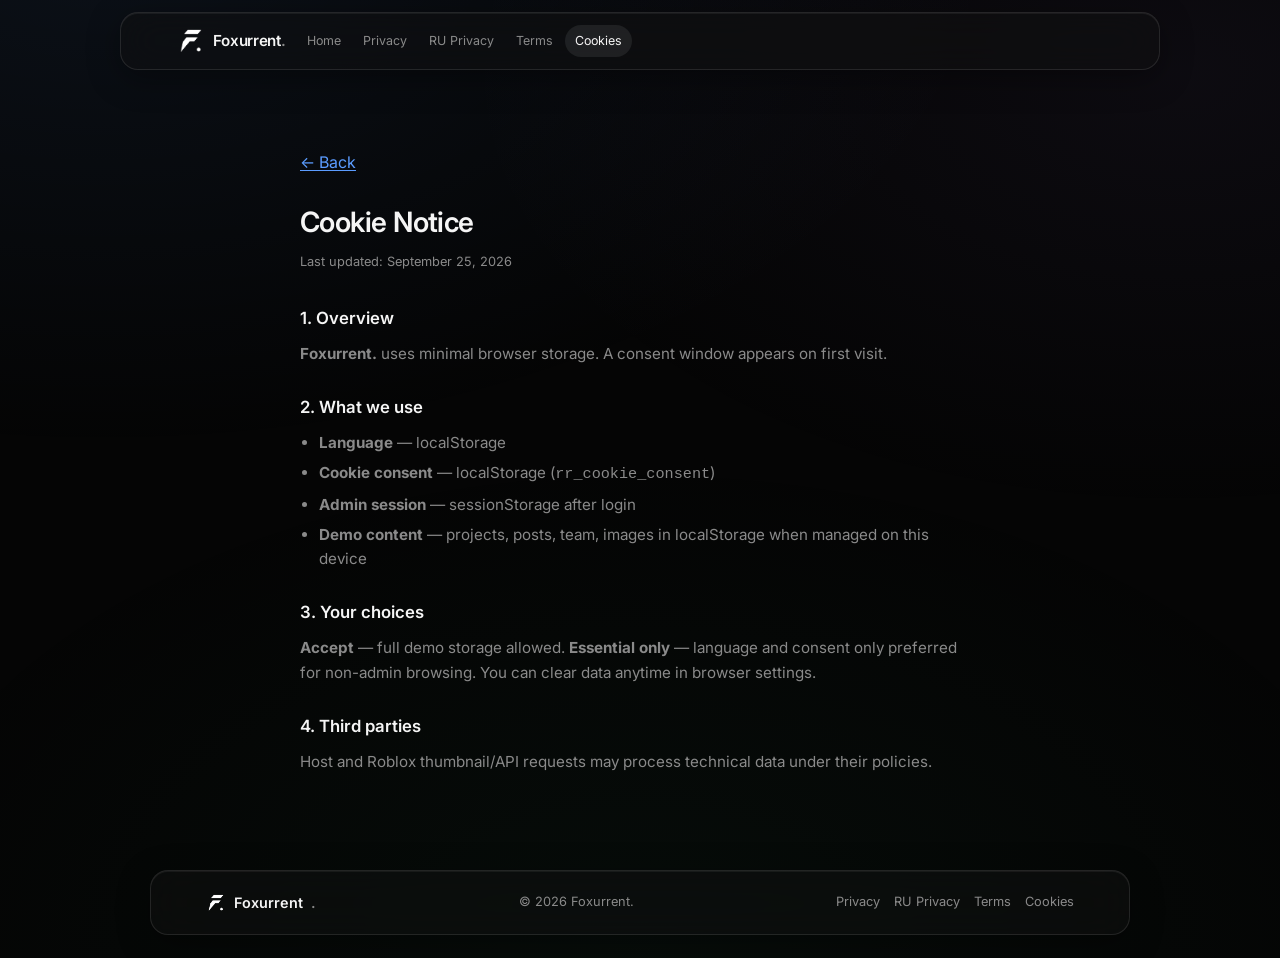
<file: cookies.html>
<!DOCTYPE html>
<html lang="en">
<head>
  <meta charset="UTF-8">
  <meta name="viewport" content="width=device-width, initial-scale=1.0">
  <title>Cookie Notice — Foxurrent.</title>
  <link rel="preconnect" href="https://fonts.googleapis.com">
  <link rel="preconnect" href="https://fonts.gstatic.com" crossorigin>
  <link href="https://fonts.googleapis.com/css2?family=Inter:wght@400;500;600&display=swap" rel="stylesheet">
  <link rel="stylesheet" href="css/style.css">
  <link rel="icon" type="image/png" sizes="32x32" href="assets/favicon-32.png">
</head>
<body>
  <header class="header glass">
    <div class="container header-inner">
      <a href="index.html" class="logo">
        <img src="assets/icon.png" alt="" class="logo-img" width="28" height="28">
        <span class="logo-text">Foxurrent<span class="accent">.</span></span>
      </a>
      <nav class="nav">
      <a href="index.html" class="nav-link">Home</a>
      <a href="privacy.html" class="nav-link">Privacy</a>
      <a href="privacy-ru.html" class="nav-link">RU Privacy</a>
      <a href="terms.html" class="nav-link">Terms</a>
      <a href="cookies.html" class="nav-link active">Cookies</a>
</nav>
    </div>
  </header>
  <main class="container legal-page">
    <div class="legal-nav"><a href="index.html">← Back</a></div>

    <h1>Cookie Notice</h1>
    <p class="legal-updated">Last updated: September 25, 2026</p>
    <h2>1. Overview</h2>
    <p><strong>Foxurrent.</strong> uses minimal browser storage. A consent window appears on first visit.</p>
    <h2>2. What we use</h2>
    <ul>
      <li><strong>Language</strong> — localStorage</li>
      <li><strong>Cookie consent</strong> — localStorage (<code>rr_cookie_consent</code>)</li>
      <li><strong>Admin session</strong> — sessionStorage after login</li>
      <li><strong>Demo content</strong> — projects, posts, team, images in localStorage when managed on this device</li>
    </ul>
    <h2>3. Your choices</h2>
    <p><strong>Accept</strong> — full demo storage allowed. <strong>Essential only</strong> — language and consent only preferred for non-admin browsing. You can clear data anytime in browser settings.</p>
    <h2>4. Third parties</h2>
    <p>Host and Roblox thumbnail/API requests may process technical data under their policies.</p>

  </main>
  <footer class="footer glass">
    <div class="container footer-inner">
      <div class="footer-brand">
        <img src="assets/icon.png" alt="" class="logo-img" width="20" height="20">
        Foxurrent<span class="accent">.</span>
      </div>
      <p class="footer-copy">© 2026 Foxurrent.</p>
      <div class="footer-links">
        <a href="privacy.html">Privacy</a>
        <a href="privacy-ru.html">RU Privacy</a>
        <a href="terms.html">Terms</a>
        <a href="cookies.html">Cookies</a>
      </div>
    </div>
  </footer>
</body>
</html>
</file>
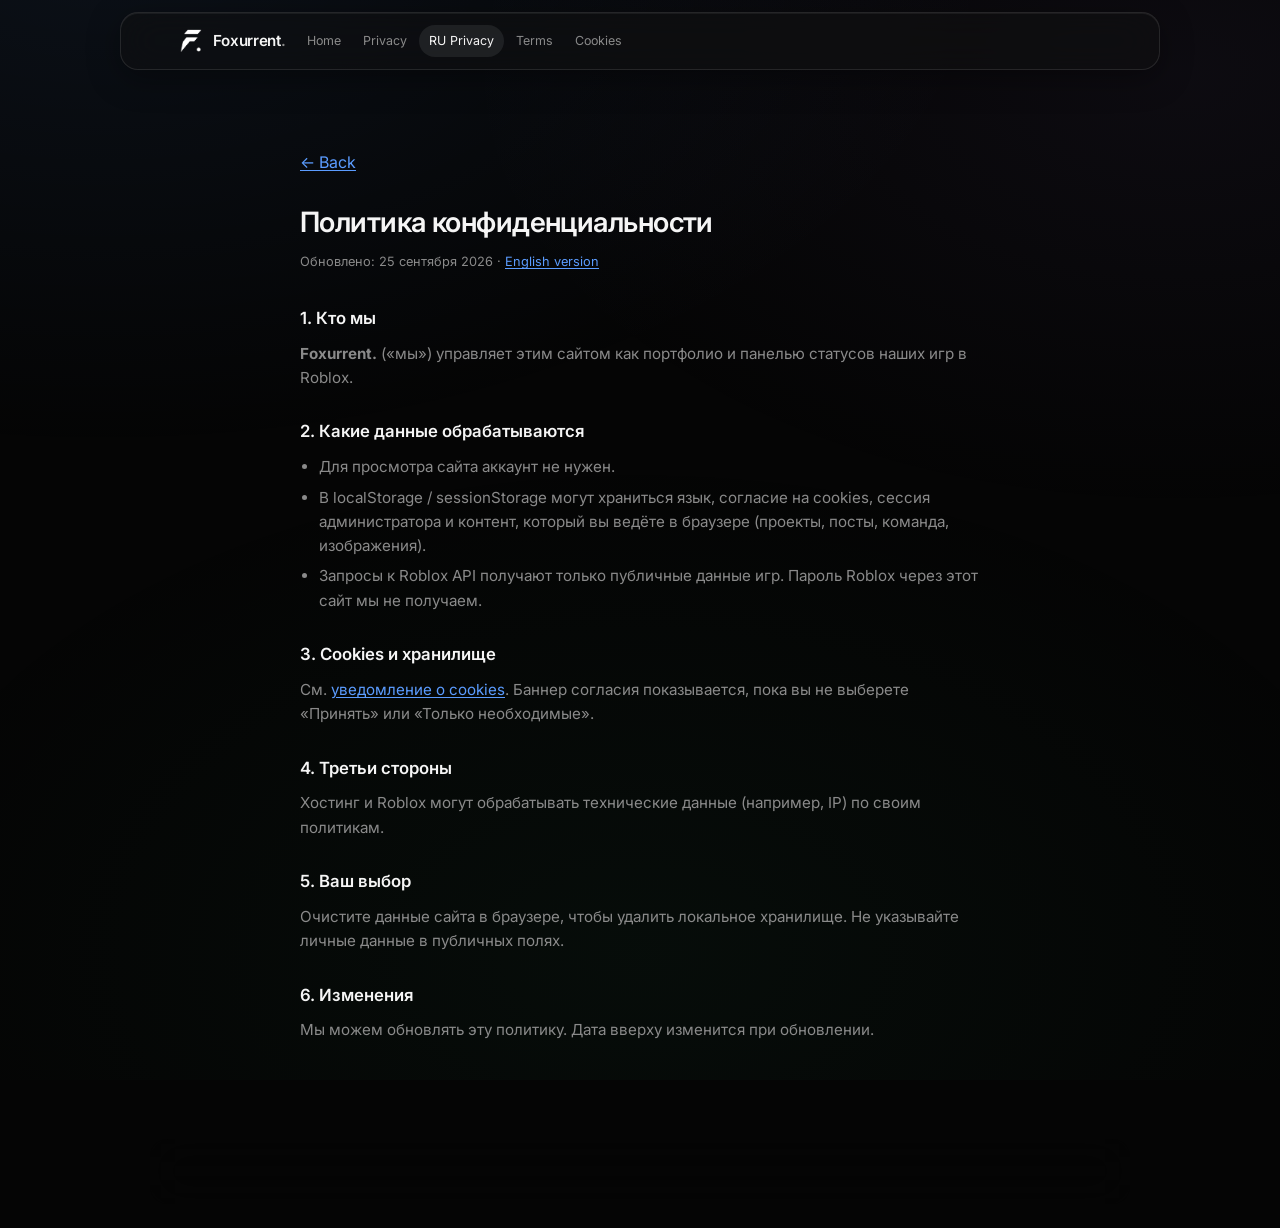
<file: privacy-ru.html>
<!DOCTYPE html>
<html lang="ru">
<head>
  <meta charset="UTF-8">
  <meta name="viewport" content="width=device-width, initial-scale=1.0">
  <title>Политика конфиденциальности — Foxurrent.</title>
  <link rel="preconnect" href="https://fonts.googleapis.com">
  <link rel="preconnect" href="https://fonts.gstatic.com" crossorigin>
  <link href="https://fonts.googleapis.com/css2?family=Inter:wght@400;500;600&display=swap" rel="stylesheet">
  <link rel="stylesheet" href="css/style.css">
  <link rel="icon" type="image/png" sizes="32x32" href="assets/favicon-32.png">
</head>
<body>
  <header class="header glass">
    <div class="container header-inner">
      <a href="index.html" class="logo">
        <img src="assets/icon.png" alt="" class="logo-img" width="28" height="28">
        <span class="logo-text">Foxurrent<span class="accent">.</span></span>
      </a>
      <nav class="nav">
      <a href="index.html" class="nav-link">Home</a>
      <a href="privacy.html" class="nav-link">Privacy</a>
      <a href="privacy-ru.html" class="nav-link active">RU Privacy</a>
      <a href="terms.html" class="nav-link">Terms</a>
      <a href="cookies.html" class="nav-link">Cookies</a>
</nav>
    </div>
  </header>
  <main class="container legal-page">
    <div class="legal-nav"><a href="index.html">← Back</a></div>

    <h1>Политика конфиденциальности</h1>
    <p class="legal-updated">Обновлено: 25 сентября 2026 · <a href="privacy.html">English version</a></p>
    <h2>1. Кто мы</h2>
    <p><strong>Foxurrent.</strong> («мы») управляет этим сайтом как портфолио и панелью статусов наших игр в Roblox.</p>
    <h2>2. Какие данные обрабатываются</h2>
    <ul>
      <li>Для просмотра сайта аккаунт не нужен.</li>
      <li>В localStorage / sessionStorage могут храниться язык, согласие на cookies, сессия администратора и контент, который вы ведёте в браузере (проекты, посты, команда, изображения).</li>
      <li>Запросы к Roblox API получают только публичные данные игр. Пароль Roblox через этот сайт мы не получаем.</li>
    </ul>
    <h2>3. Cookies и хранилище</h2>
    <p>См. <a href="cookies.html">уведомление о cookies</a>. Баннер согласия показывается, пока вы не выберете «Принять» или «Только необходимые».</p>
    <h2>4. Третьи стороны</h2>
    <p>Хостинг и Roblox могут обрабатывать технические данные (например, IP) по своим политикам.</p>
    <h2>5. Ваш выбор</h2>
    <p>Очистите данные сайта в браузере, чтобы удалить локальное хранилище. Не указывайте личные данные в публичных полях.</p>
    <h2>6. Изменения</h2>
    <p>Мы можем обновлять эту политику. Дата вверху изменится при обновлении.</p>

  </main>
  <footer class="footer glass">
    <div class="container footer-inner">
      <div class="footer-brand">
        <img src="assets/icon.png" alt="" class="logo-img" width="20" height="20">
        Foxurrent<span class="accent">.</span>
      </div>
      <p class="footer-copy">© 2026 Foxurrent.</p>
      <div class="footer-links">
        <a href="privacy.html">Privacy</a>
        <a href="privacy-ru.html">RU Privacy</a>
        <a href="terms.html">Terms</a>
        <a href="cookies.html">Cookies</a>
      </div>
    </div>
  </footer>
</body>
</html>
</file>
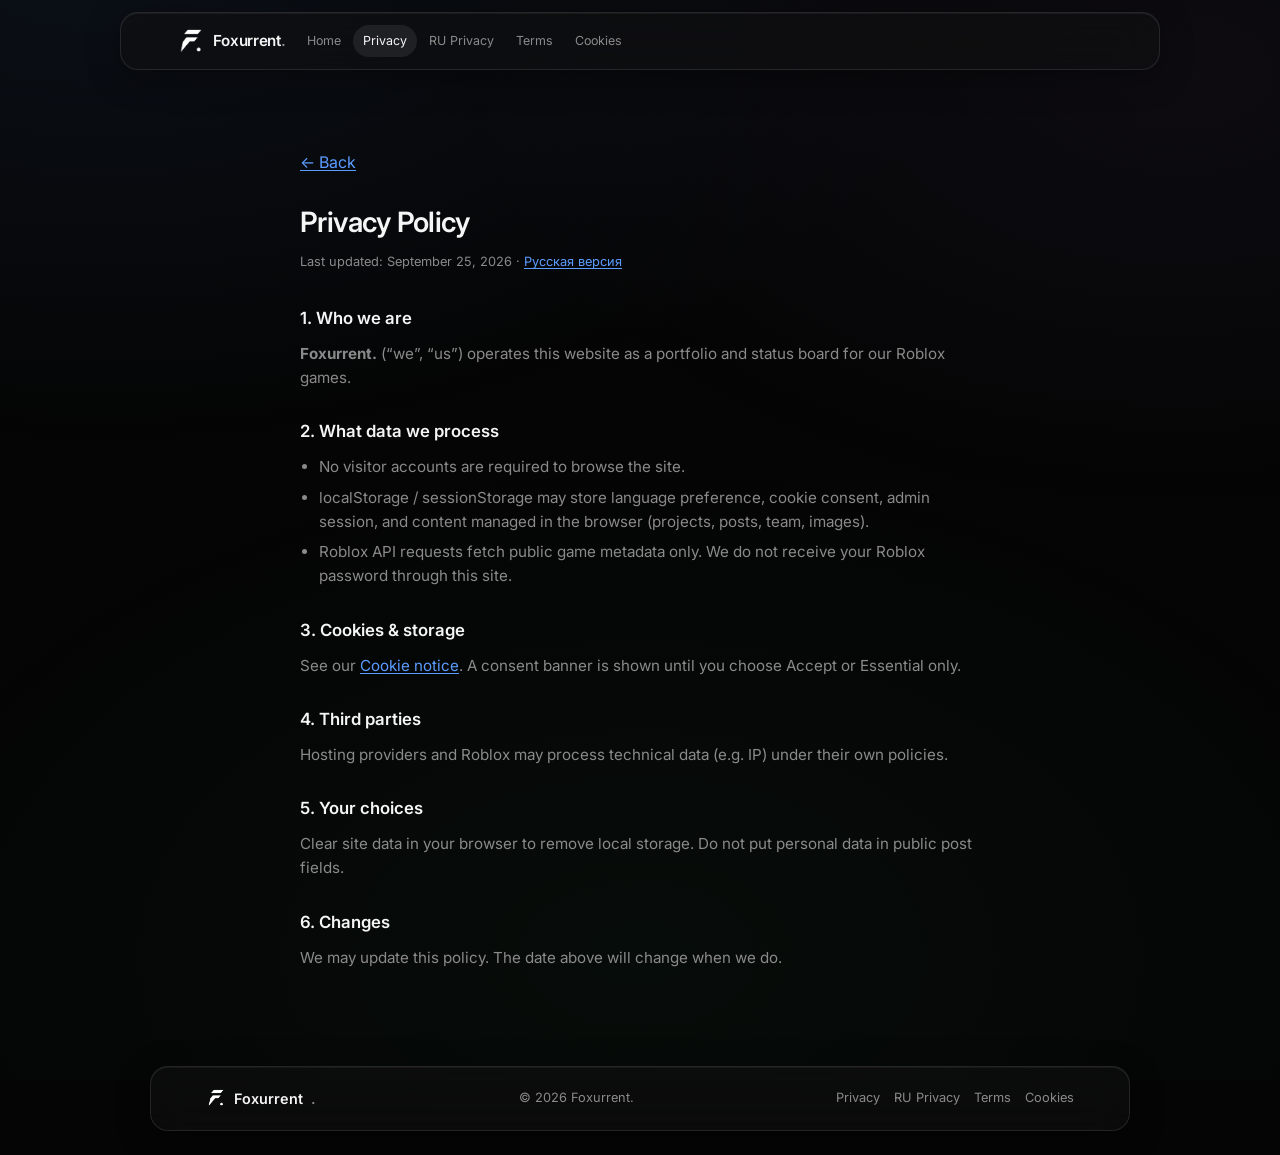
<file: privacy.html>
<!DOCTYPE html>
<html lang="en">
<head>
  <meta charset="UTF-8">
  <meta name="viewport" content="width=device-width, initial-scale=1.0">
  <title>Privacy Policy — Foxurrent.</title>
  <link rel="preconnect" href="https://fonts.googleapis.com">
  <link rel="preconnect" href="https://fonts.gstatic.com" crossorigin>
  <link href="https://fonts.googleapis.com/css2?family=Inter:wght@400;500;600&display=swap" rel="stylesheet">
  <link rel="stylesheet" href="css/style.css">
  <link rel="icon" type="image/png" sizes="32x32" href="assets/favicon-32.png">
</head>
<body>
  <header class="header glass">
    <div class="container header-inner">
      <a href="index.html" class="logo">
        <img src="assets/icon.png" alt="" class="logo-img" width="28" height="28">
        <span class="logo-text">Foxurrent<span class="accent">.</span></span>
      </a>
      <nav class="nav">
      <a href="index.html" class="nav-link">Home</a>
      <a href="privacy.html" class="nav-link active">Privacy</a>
      <a href="privacy-ru.html" class="nav-link">RU Privacy</a>
      <a href="terms.html" class="nav-link">Terms</a>
      <a href="cookies.html" class="nav-link">Cookies</a>
</nav>
    </div>
  </header>
  <main class="container legal-page">
    <div class="legal-nav"><a href="index.html">← Back</a></div>

    <h1>Privacy Policy</h1>
    <p class="legal-updated">Last updated: September 25, 2026 · <a href="privacy-ru.html">Русская версия</a></p>
    <h2>1. Who we are</h2>
    <p><strong>Foxurrent.</strong> (“we”, “us”) operates this website as a portfolio and status board for our Roblox games.</p>
    <h2>2. What data we process</h2>
    <ul>
      <li>No visitor accounts are required to browse the site.</li>
      <li>localStorage / sessionStorage may store language preference, cookie consent, admin session, and content managed in the browser (projects, posts, team, images).</li>
      <li>Roblox API requests fetch public game metadata only. We do not receive your Roblox password through this site.</li>
    </ul>
    <h2>3. Cookies &amp; storage</h2>
    <p>See our <a href="cookies.html">Cookie notice</a>. A consent banner is shown until you choose Accept or Essential only.</p>
    <h2>4. Third parties</h2>
    <p>Hosting providers and Roblox may process technical data (e.g. IP) under their own policies.</p>
    <h2>5. Your choices</h2>
    <p>Clear site data in your browser to remove local storage. Do not put personal data in public post fields.</p>
    <h2>6. Changes</h2>
    <p>We may update this policy. The date above will change when we do.</p>

  </main>
  <footer class="footer glass">
    <div class="container footer-inner">
      <div class="footer-brand">
        <img src="assets/icon.png" alt="" class="logo-img" width="20" height="20">
        Foxurrent<span class="accent">.</span>
      </div>
      <p class="footer-copy">© 2026 Foxurrent.</p>
      <div class="footer-links">
        <a href="privacy.html">Privacy</a>
        <a href="privacy-ru.html">RU Privacy</a>
        <a href="terms.html">Terms</a>
        <a href="cookies.html">Cookies</a>
      </div>
    </div>
  </footer>
</body>
</html>
</file>
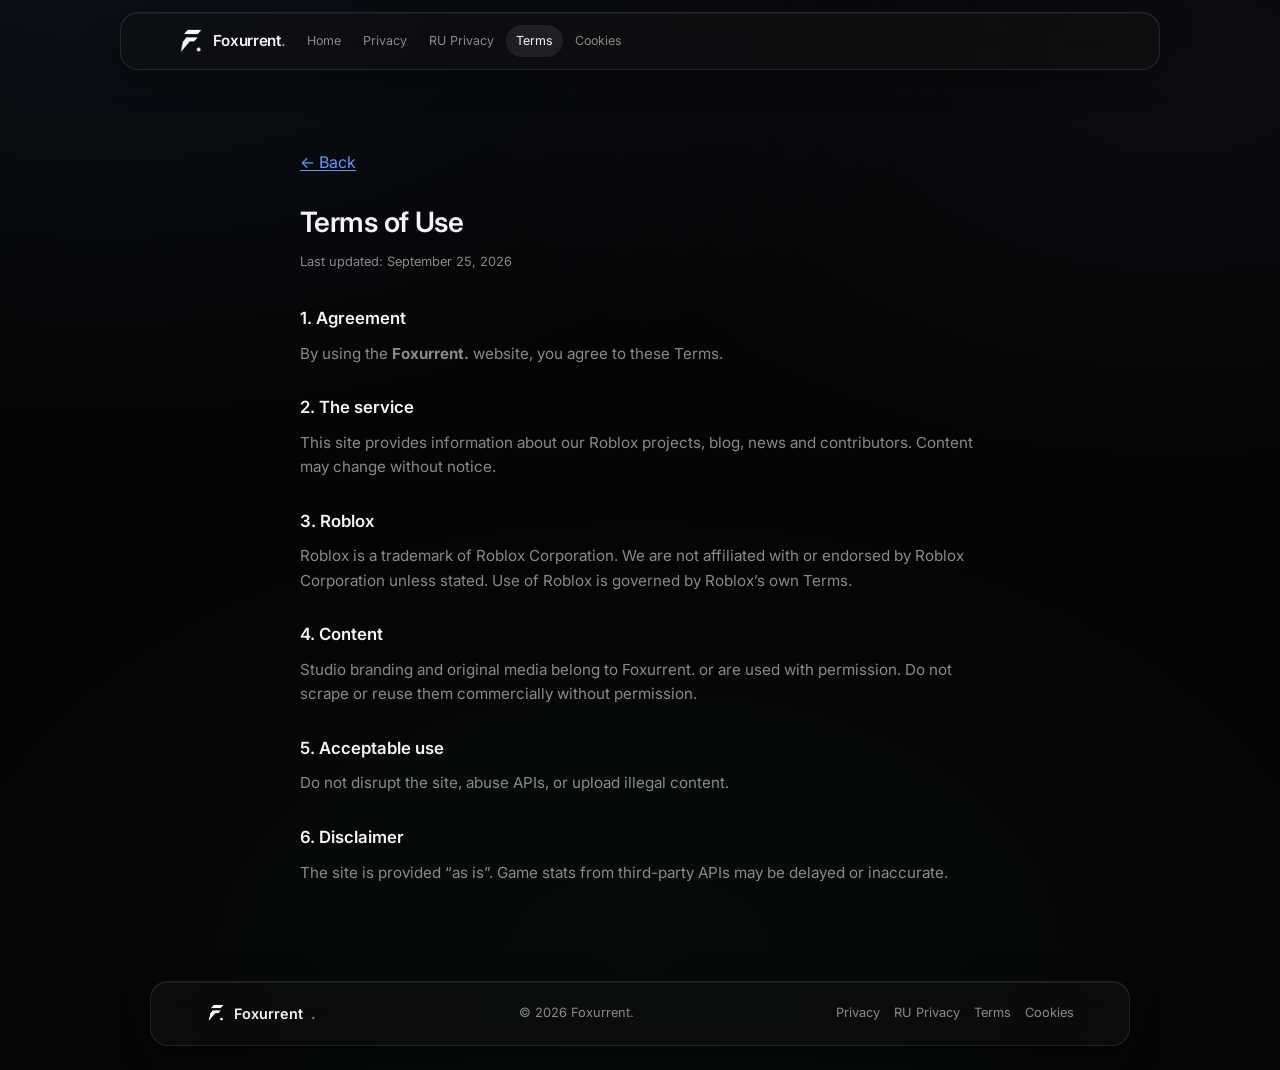
<file: terms.html>
<!DOCTYPE html>
<html lang="en">
<head>
  <meta charset="UTF-8">
  <meta name="viewport" content="width=device-width, initial-scale=1.0">
  <title>Terms of Use — Foxurrent.</title>
  <link rel="preconnect" href="https://fonts.googleapis.com">
  <link rel="preconnect" href="https://fonts.gstatic.com" crossorigin>
  <link href="https://fonts.googleapis.com/css2?family=Inter:wght@400;500;600&display=swap" rel="stylesheet">
  <link rel="stylesheet" href="css/style.css">
  <link rel="icon" type="image/png" sizes="32x32" href="assets/favicon-32.png">
</head>
<body>
  <header class="header glass">
    <div class="container header-inner">
      <a href="index.html" class="logo">
        <img src="assets/icon.png" alt="" class="logo-img" width="28" height="28">
        <span class="logo-text">Foxurrent<span class="accent">.</span></span>
      </a>
      <nav class="nav">
      <a href="index.html" class="nav-link">Home</a>
      <a href="privacy.html" class="nav-link">Privacy</a>
      <a href="privacy-ru.html" class="nav-link">RU Privacy</a>
      <a href="terms.html" class="nav-link active">Terms</a>
      <a href="cookies.html" class="nav-link">Cookies</a>
</nav>
    </div>
  </header>
  <main class="container legal-page">
    <div class="legal-nav"><a href="index.html">← Back</a></div>

    <h1>Terms of Use</h1>
    <p class="legal-updated">Last updated: September 25, 2026</p>
    <h2>1. Agreement</h2>
    <p>By using the <strong>Foxurrent.</strong> website, you agree to these Terms.</p>
    <h2>2. The service</h2>
    <p>This site provides information about our Roblox projects, blog, news and contributors. Content may change without notice.</p>
    <h2>3. Roblox</h2>
    <p>Roblox is a trademark of Roblox Corporation. We are not affiliated with or endorsed by Roblox Corporation unless stated. Use of Roblox is governed by Roblox’s own Terms.</p>
    <h2>4. Content</h2>
    <p>Studio branding and original media belong to Foxurrent. or are used with permission. Do not scrape or reuse them commercially without permission.</p>
    <h2>5. Acceptable use</h2>
    <p>Do not disrupt the site, abuse APIs, or upload illegal content.</p>
    <h2>6. Disclaimer</h2>
    <p>The site is provided “as is”. Game stats from third-party APIs may be delayed or inaccurate.</p>

  </main>
  <footer class="footer glass">
    <div class="container footer-inner">
      <div class="footer-brand">
        <img src="assets/icon.png" alt="" class="logo-img" width="20" height="20">
        Foxurrent<span class="accent">.</span>
      </div>
      <p class="footer-copy">© 2026 Foxurrent.</p>
      <div class="footer-links">
        <a href="privacy.html">Privacy</a>
        <a href="privacy-ru.html">RU Privacy</a>
        <a href="terms.html">Terms</a>
        <a href="cookies.html">Cookies</a>
      </div>
    </div>
  </footer>
</body>
</html>
</file>
<file: css/style.css>
:root {
  --bg: #050505;
  --bg-alt: #0a0a0a;
  --surface: rgba(255, 255, 255, 0.04);
  --surface-solid: #121212;
  --border: rgba(255, 255, 255, 0.1);
  --border-hover: rgba(255, 255, 255, 0.2);
  --text: #f5f5f5;
  --text-muted: #8a8a8a;
  --accent: #fff;
  --link: #5b9cff;
  --link-hover: #8bb4ff;
  --green: #3dd68c;
  --yellow: #e8b339;
  --blue: #5b9fd4;
  --orange: #e07a5f;
  --purple: #9b7edd;
  --muted-badge: #666;
  --radius: 18px;
  --radius-btn: 999px;
  --font: 'Inter', system-ui, -apple-system, sans-serif;
  --transition: 0.25s cubic-bezier(0.4, 0, 0.2, 1);
  --glass-blur: 20px;
}

*, *::before, *::after { box-sizing: border-box; margin: 0; padding: 0; }
html { scroll-behavior: smooth; }
body {
  font-family: var(--font);
  background: var(--bg);
  color: var(--text);
  line-height: 1.6;
  min-height: 100vh;
  -webkit-font-smoothing: antialiased;
  overflow-x: hidden;
}
body::before {
  content: '';
  position: fixed;
  inset: -20%;
  background:
    radial-gradient(ellipse 50% 40% at 20% 10%, rgba(91, 156, 255, 0.08), transparent),
    radial-gradient(ellipse 40% 35% at 80% 20%, rgba(155, 126, 221, 0.06), transparent),
    radial-gradient(ellipse 45% 40% at 50% 90%, rgba(61, 214, 140, 0.04), transparent);
  pointer-events: none;
  z-index: 0;
  animation: bgShift 18s ease-in-out infinite alternate;
}
@keyframes bgShift {
  from { transform: translate(0, 0) scale(1); }
  to { transform: translate(-2%, 3%) scale(1.05); }
}
a { color: inherit; text-decoration: none; }
button, input, select, textarea { font: inherit; color: inherit; border: none; outline: none; background: none; }
ul { list-style: none; }
img { max-width: 100%; display: block; }

.container { width: min(980px, 92%); margin: 0 auto; position: relative; z-index: 1; }
.section { padding: 80px 0; }
.section-alt { border-top: 1px solid var(--border); border-bottom: 1px solid var(--border); }
.section-header { margin-bottom: 40px; }
.section-title {
  font-size: 1.55rem;
  font-weight: 600;
  letter-spacing: -0.03em;
  margin-bottom: 8px;
}
.section-desc { color: var(--text-muted); font-size: 0.95rem; max-width: 480px; }

/* Glass */
.glass, .glass-modal {
  background: rgba(18, 18, 18, 0.55);
  backdrop-filter: blur(var(--glass-blur)) saturate(1.4);
  -webkit-backdrop-filter: blur(var(--glass-blur)) saturate(1.4);
  border: 1px solid var(--border);
  box-shadow:
    0 8px 32px rgba(0, 0, 0, 0.35),
    inset 0 1px 0 rgba(255, 255, 255, 0.06);
}
.glass-modal {
  background: rgba(16, 16, 18, 0.75);
}

/* Header */
.header {
  position: sticky;
  top: 12px;
  z-index: 100;
  margin: 12px auto 0;
  width: min(1040px, 96%);
  border-radius: var(--radius);
}
.header-inner {
  display: flex;
  align-items: center;
  gap: 12px;
  min-height: 56px;
  padding: 8px 14px;
  flex-wrap: nowrap;
}
.logo {
  display: flex;
  align-items: center;
  gap: 8px;
  font-weight: 600;
  font-size: 0.95rem;
  letter-spacing: -0.02em;
  flex-shrink: 0;
  white-space: nowrap;
}
.logo-img { width: 28px; height: 28px; object-fit: contain; transition: transform 0.35s ease; }
.logo:hover .logo-img { transform: rotate(-8deg) scale(1.08); }
.logo .accent { color: var(--text-muted); }
.nav {
  display: flex;
  align-items: center;
  gap: 2px;
  flex: 1;
  min-width: 0;
  flex-wrap: nowrap;
  overflow-x: auto;
  scrollbar-width: none;
  -ms-overflow-style: none;
}
.nav::-webkit-scrollbar { display: none; }
.nav-link {
  padding: 6px 10px;
  border-radius: var(--radius-btn);
  font-size: 0.78rem;
  color: var(--text-muted);
  transition: var(--transition);
  white-space: nowrap;
  flex-shrink: 0;
}
.nav-link:hover, .nav-link.active {
  color: var(--text);
  background: rgba(255, 255, 255, 0.08);
}
.header-actions {
  display: flex;
  align-items: center;
  gap: 6px;
  flex-shrink: 0;
  margin-left: auto;
}
.lang-btn, .panel-btn {
  padding: 6px 12px;
  border-radius: var(--radius-btn);
  border: 1px solid var(--border);
  font-size: 0.75rem;
  font-weight: 500;
  cursor: pointer;
  transition: var(--transition);
  color: var(--text-muted);
  background: transparent;
  display: inline-flex;
  align-items: center;
  justify-content: center;
}
.panel-btn {
  width: 34px;
  height: 34px;
  padding: 0;
  border-radius: 50%;
}
.lang-btn:hover, .panel-btn:hover {
  border-color: var(--border-hover);
  color: var(--text);
  transform: translateY(-1px);
}
.panel-btn {
  color: var(--green);
  border-color: rgba(61, 214, 140, 0.35);
}
.menu-btn {
  display: none;
  flex-direction: column;
  gap: 4px;
  padding: 6px;
  cursor: pointer;
  background: none;
  border: none;
}
.menu-btn span {
  display: block;
  width: 18px;
  height: 1.5px;
  background: var(--text);
  border-radius: 2px;
  transition: var(--transition);
}

/* Buttons */
.btn {
  display: inline-flex;
  align-items: center;
  justify-content: center;
  gap: 6px;
  padding: 10px 20px;
  border-radius: var(--radius-btn);
  font-weight: 500;
  font-size: 0.875rem;
  cursor: pointer;
  transition: var(--transition);
  border: 1px solid transparent;
}
.btn-primary {
  background: #fff;
  color: #0a0a0a;
  box-shadow: 0 4px 20px rgba(255, 255, 255, 0.12);
}
.btn-primary:hover {
  transform: translateY(-2px);
  box-shadow: 0 8px 28px rgba(255, 255, 255, 0.18);
}
.btn-ghost {
  border-color: var(--border);
  color: var(--text-muted);
  background: rgba(255, 255, 255, 0.03);
}
.btn-ghost:hover {
  border-color: var(--border-hover);
  color: var(--text);
  background: rgba(255, 255, 255, 0.06);
  transform: translateY(-1px);
}
.btn-sm { padding: 7px 14px; font-size: 0.8rem; }
.btn-danger {
  border-color: var(--border);
  color: var(--text-muted);
}
.btn-danger:hover {
  border-color: rgba(224, 122, 95, 0.5);
  color: var(--orange);
}

/* Hero */
.hero { padding: 120px 0 90px; }
.hero .container { max-width: 640px; }
.hero-badge {
  display: inline-block;
  font-size: 0.75rem;
  color: var(--text-muted);
  margin-bottom: 16px;
  padding: 4px 12px;
  border-radius: var(--radius-btn);
  border: 1px solid var(--border);
  background: rgba(255, 255, 255, 0.03);
  animation: fadeUp 0.6s ease both;
}
.hero-title {
  font-size: clamp(2.2rem, 6vw, 3.2rem);
  font-weight: 700;
  line-height: 1.15;
  letter-spacing: -0.04em;
  margin-bottom: 16px;
  animation: fadeUp 0.7s ease 0.08s both;
}
.gradient-text { color: var(--text-muted); }
.hero-desc {
  color: var(--text-muted);
  font-size: 1.05rem;
  margin-bottom: 28px;
  max-width: 440px;
  animation: fadeUp 0.7s ease 0.15s both;
}
.hero-cta {
  display: flex;
  gap: 10px;
  flex-wrap: wrap;
  margin-bottom: 40px;
  animation: fadeUp 0.7s ease 0.22s both;
}
.hero-stats {
  display: flex;
  gap: 32px;
  padding-top: 24px;
  border-top: 1px solid var(--border);
  animation: fadeUp 0.7s ease 0.3s both;
}
.stat-num {
  display: block;
  font-size: 1.35rem;
  font-weight: 600;
  letter-spacing: -0.02em;
}
.stat-label { font-size: 0.75rem; color: var(--text-muted); }

/* Animations */
@keyframes fadeUp {
  from { opacity: 0; transform: translateY(18px); }
  to { opacity: 1; transform: translateY(0); }
}
@keyframes cardIn {
  from { opacity: 0; transform: translateY(12px) scale(0.98); }
  to { opacity: 1; transform: translateY(0) scale(1); }
}
.fade-up { animation: fadeUp 0.6s ease both; }
.project-card, .blog-card, .news-card, .team-card {
  animation: cardIn 0.45s ease both;
}

/* Projects */
.add-game-panel {
  border-radius: var(--radius);
  padding: 16px;
  margin-bottom: 32px;
}
.add-game-form { display: flex; gap: 8px; flex-wrap: wrap; }
.add-game-form input, .add-game-form select {
  flex: 1;
  min-width: 160px;
  padding: 10px 14px;
  background: rgba(0, 0, 0, 0.35);
  border: 1px solid var(--border);
  border-radius: var(--radius-btn);
  font-size: 0.875rem;
  transition: var(--transition);
}
.add-game-form input:focus, .add-game-form select:focus {
  border-color: var(--border-hover);
  box-shadow: 0 0 0 3px rgba(255, 255, 255, 0.05);
}
.form-hint { margin-top: 10px; font-size: 0.75rem; color: var(--text-muted); }
.projects-grid {
  display: grid;
  grid-template-columns: repeat(auto-fill, minmax(260px, 1fr));
  gap: 16px;
}
.project-card {
  background: var(--surface);
  border: 1px solid var(--border);
  border-radius: var(--radius);
  overflow: hidden;
  transition: var(--transition);
  display: flex;
  flex-direction: column;
  backdrop-filter: blur(12px);
}
.project-card:hover {
  border-color: var(--border-hover);
  transform: translateY(-4px);
  box-shadow: 0 16px 40px rgba(0, 0, 0, 0.35);
}
.project-thumb {
  position: relative;
  aspect-ratio: 16/9;
  background: var(--bg);
  overflow: hidden;
}
.project-thumb img {
  width: 100%;
  height: 100%;
  object-fit: cover;
  transition: transform 0.5s ease;
}
.project-card:hover .project-thumb img { transform: scale(1.05); }
.project-status {
  position: absolute;
  top: 10px;
  left: 10px;
  padding: 4px 10px;
  border-radius: var(--radius-btn);
  font-size: 0.65rem;
  font-weight: 600;
  letter-spacing: 0.03em;
  text-transform: uppercase;
  background: rgba(0, 0, 0, 0.7);
  backdrop-filter: blur(8px);
  border: 1px solid var(--border);
  color: var(--text-muted);
}
.status-in_dev { color: var(--yellow); }
.status-coming_soon { color: var(--purple); }
.status-online { color: var(--green); }
.status-beta { color: var(--blue); }
.status-maintenance { color: var(--orange); }
.status-offline { color: var(--muted-badge); }
.project-body {
  padding: 14px 16px 16px;
  flex: 1;
  display: flex;
  flex-direction: column;
}
.project-name { font-weight: 600; font-size: 0.95rem; margin-bottom: 4px; }
.project-desc {
  font-size: 0.8rem;
  color: var(--text-muted);
  display: -webkit-box;
  -webkit-line-clamp: 2;
  -webkit-box-orient: vertical;
  overflow: hidden;
  margin-bottom: 12px;
  flex: 1;
}
.project-meta {
  display: flex;
  flex-wrap: wrap;
  gap: 10px;
  font-size: 0.75rem;
  color: var(--text-muted);
  margin-bottom: 12px;
}
.project-actions { display: flex; gap: 6px; flex-wrap: wrap; }
.project-actions .btn { flex: 1; min-width: 0; }

/* Blog & News */
.blog-actions { display: flex; justify-content: flex-end; margin-bottom: 16px; }
.blog-list { display: flex; flex-direction: column; gap: 14px; }
.blog-card, .news-card {
  background: var(--surface);
  border: 1px solid var(--border);
  border-radius: var(--radius);
  padding: 20px 22px;
  transition: var(--transition);
  backdrop-filter: blur(12px);
}
.blog-card:hover, .news-card:hover {
  border-color: var(--border-hover);
  transform: translateY(-2px);
}
.blog-meta, .news-date { font-size: 0.75rem; color: var(--text-muted); margin-bottom: 6px; }
.blog-title, .news-title { font-size: 1.1rem; font-weight: 600; margin-bottom: 8px; letter-spacing: -0.01em; }
.blog-excerpt, .news-body {
  color: var(--text-muted);
  font-size: 0.9rem;
  margin-bottom: 12px;
  white-space: pre-wrap;
  word-break: break-word;
}
.blog-excerpt a, .news-body a, .post-link {
  color: var(--link);
  text-decoration: underline;
  text-underline-offset: 2px;
  transition: color 0.2s;
}
.blog-excerpt a:hover, .news-body a:hover, .post-link:hover { color: var(--link-hover); }
.blog-actions-row { display: flex; gap: 6px; }
.news-grid {
  display: grid;
  grid-template-columns: repeat(auto-fill, minmax(240px, 1fr));
  gap: 14px;
}
.news-card { display: flex; flex-direction: column; }

/* Team — profile cards + departments */
#teamGrid {
  display: flex;
  flex-direction: column;
  gap: 48px;
}
.team-dept-title {
  font-size: 0.75rem;
  font-weight: 600;
  letter-spacing: 0.12em;
  text-transform: uppercase;
  color: var(--text-muted);
  margin-bottom: 16px;
  padding-bottom: 8px;
  border-bottom: 1px solid var(--border);
}
.team-grid {
  display: grid;
  grid-template-columns: repeat(auto-fill, minmax(260px, 1fr));
  gap: 20px;
}
.team-card {
  background: rgba(12, 12, 14, 0.85);
  border: 1px solid var(--border);
  border-radius: 24px;
  padding: 28px 22px 22px;
  transition: var(--transition);
  backdrop-filter: blur(16px);
  text-align: center;
}
.team-card:hover {
  border-color: var(--border-hover);
  transform: translateY(-6px);
  box-shadow: 0 20px 48px rgba(0, 0, 0, 0.4);
}
.team-card-inner {
  display: flex;
  flex-direction: column;
  align-items: center;
}
.team-avatar {
  width: 96px;
  height: 96px;
  border-radius: 50%;
  object-fit: cover;
  background: rgba(255, 255, 255, 0.06);
  border: 2px solid rgba(255, 255, 255, 0.12);
  margin-bottom: 16px;
}
.team-avatar-placeholder {
  width: 96px;
  height: 96px;
  border-radius: 50%;
  background: rgba(255, 255, 255, 0.06);
  border: 2px solid rgba(255, 255, 255, 0.12);
  display: flex;
  align-items: center;
  justify-content: center;
  font-weight: 600;
  font-size: 2rem;
  color: var(--text-muted);
  margin-bottom: 16px;
}
.team-name {
  font-weight: 700;
  font-size: 1.15rem;
  letter-spacing: 0.04em;
  text-transform: uppercase;
  margin-bottom: 6px;
}
.team-role {
  font-size: 0.9rem;
  color: var(--text-muted);
  line-height: 1.35;
  margin-bottom: 14px;
  max-width: 220px;
}
.team-bio {
  font-size: 0.85rem;
  color: var(--text-muted);
  line-height: 1.55;
  margin-bottom: 18px;
  max-width: 240px;
}
.team-socials {
  display: flex;
  justify-content: center;
  gap: 10px;
  flex-wrap: wrap;
  margin-top: auto;
}
.team-social {
  width: 36px;
  height: 36px;
  border-radius: 50%;
  border: 1px solid var(--border);
  background: rgba(255, 255, 255, 0.04);
  display: flex;
  align-items: center;
  justify-content: center;
  color: var(--text-muted);
  transition: var(--transition);
}
.team-social svg {
  width: 16px;
  height: 16px;
}
.team-social:hover {
  color: #fff;
  border-color: rgba(255, 255, 255, 0.35);
  background: rgba(255, 255, 255, 0.1);
  transform: translateY(-2px);
}
.team-admin-actions {
  margin-top: 14px;
  justify-content: center;
}

/* About */
.about-grid {
  display: grid;
  grid-template-columns: 1.2fr 0.8fr;
  gap: 40px;
  align-items: start;
}
.about-text p { color: var(--text-muted); margin-bottom: 12px; font-size: 0.95rem; }
.about-tags { display: flex; flex-wrap: wrap; gap: 6px; margin-top: 20px; }
.about-tags span {
  padding: 5px 12px;
  border-radius: var(--radius-btn);
  background: rgba(255, 255, 255, 0.04);
  border: 1px solid var(--border);
  font-size: 0.75rem;
  color: var(--text-muted);
  transition: var(--transition);
}
.about-tags span:hover { color: var(--text); border-color: var(--border-hover); }
.about-card {
  border-radius: var(--radius);
  padding: 22px;
}
.about-card h3 {
  font-size: 0.8rem;
  font-weight: 600;
  margin-bottom: 12px;
  color: var(--text-muted);
  text-transform: uppercase;
  letter-spacing: 0.05em;
}
.about-card ul { display: flex; flex-direction: column; gap: 8px; }
.about-card li { font-size: 0.9rem; color: var(--text-muted); padding-left: 14px; position: relative; }
.about-card li::before {
  content: '';
  position: absolute;
  left: 0;
  top: 0.55em;
  width: 5px;
  height: 5px;
  border-radius: 50%;
  background: var(--text-muted);
}

.empty-state { text-align: center; padding: 48px 20px; color: var(--text-muted); font-size: 0.9rem; }
.empty-icon { font-size: 1.5rem; margin-bottom: 8px; opacity: 0.35; }

/* Footer */
.footer {
  margin: 24px auto 24px;
  width: min(980px, 94%);
  border-radius: var(--radius);
  padding: 20px 0;
}
.footer-inner {
  display: flex;
  flex-wrap: wrap;
  align-items: center;
  justify-content: space-between;
  gap: 16px;
  padding: 0 16px;
}
.footer-brand {
  display: flex;
  align-items: center;
  gap: 8px;
  font-weight: 600;
  font-size: 0.9rem;
}
.footer-brand .logo-img { width: 20px; height: 20px; }
.footer-brand .accent { color: var(--text-muted); }
.footer-copy { font-size: 0.8rem; color: var(--text-muted); }
.footer-links { display: flex; gap: 14px; flex-wrap: wrap; }
.footer-links a {
  font-size: 0.8rem;
  color: var(--text-muted);
  transition: var(--transition);
}
.footer-links a:hover { color: var(--text); }

/* Modal */
.modal-overlay {
  position: fixed;
  inset: 0;
  background: rgba(0, 0, 0, 0.65);
  backdrop-filter: blur(6px);
  z-index: 500;
  display: none;
  align-items: center;
  justify-content: center;
  padding: 20px;
}
.modal-overlay.open { display: flex; animation: fadeUp 0.25s ease; }
.modal {
  width: min(480px, 100%);
  max-height: 90vh;
  overflow-y: auto;
  padding: 24px;
  position: relative;
  border-radius: var(--radius);
  animation: cardIn 0.3s ease;
}
.modal-close {
  position: absolute;
  top: 12px;
  right: 12px;
  width: 32px;
  height: 32px;
  border-radius: 50%;
  font-size: 1.2rem;
  cursor: pointer;
  color: var(--text-muted);
  display: flex;
  align-items: center;
  justify-content: center;
  transition: var(--transition);
}
.modal-close:hover { background: rgba(255, 255, 255, 0.08); color: var(--text); }
.modal h3 { font-size: 1.1rem; font-weight: 600; margin-bottom: 16px; }
.modal label {
  display: block;
  font-size: 0.8rem;
  font-weight: 500;
  margin-bottom: 4px;
  color: var(--text-muted);
}
.modal input, .modal textarea, .modal select {
  width: 100%;
  padding: 10px 14px;
  background: rgba(0, 0, 0, 0.35);
  border: 1px solid var(--border);
  border-radius: 14px;
  margin-bottom: 12px;
  font-size: 0.875rem;
  transition: var(--transition);
}
.modal textarea { min-height: 100px; resize: vertical; border-radius: 14px; }
.modal input:focus, .modal textarea:focus, .modal select:focus {
  border-color: var(--border-hover);
}
.modal-actions { display: flex; gap: 8px; justify-content: flex-end; margin-top: 4px; }
.login-modal { width: min(360px, 100%); text-align: center; }
.login-header { margin-bottom: 20px; }
.login-modal h3 { margin-bottom: 4px; }
.login-subtitle { font-size: 0.85rem; color: var(--text-muted); }
.login-modal form { text-align: left; }
.login-modal input[type="password"] {
  margin-bottom: 6px;
  text-align: center;
  letter-spacing: 0.1em;
}
.login-error { color: var(--orange); font-size: 0.8rem; margin-bottom: 6px; text-align: center; }

/* Post images */
.post-image {
  margin: -20px -22px 16px;
  overflow: hidden;
  border-radius: var(--radius) var(--radius) 0 0;
  background: var(--bg);
}
.news-card .post-image { margin: -20px -22px 12px; }
.post-image img {
  width: 100%;
  max-height: 360px;
  object-fit: cover;
  transition: transform 0.5s ease;
}
.blog-card:hover .post-image img, .news-card:hover .post-image img { transform: scale(1.02); }
.news-card .post-image img { max-height: 180px; }
.image-preview { margin: 8px 0 4px; }
.image-preview img {
  max-width: 100%;
  max-height: 180px;
  border-radius: 12px;
  border: 1px solid var(--border);
  margin-bottom: 8px;
}
.modal input[type="file"] {
  padding: 8px 0;
  margin-bottom: 4px;
  font-size: 0.8rem;
  color: var(--text-muted);
}
.modal .form-hint { margin: 0 0 12px; font-size: 0.75rem; color: var(--text-muted); }
.modal .link-grid {
  display: grid;
  grid-template-columns: 1fr 1fr;
  gap: 8px;
  margin-bottom: 12px;
}
.modal .link-grid label { margin-bottom: 2px; font-size: 0.72rem; }
.modal .link-grid input { margin-bottom: 0; }

/* Cookie */
.cookie-banner {
  position: fixed;
  bottom: 16px;
  left: 50%;
  transform: translateX(-50%) translateY(120%);
  z-index: 250;
  width: min(960px, 94%);
  border-radius: var(--radius);
  padding: 16px 20px;
  transition: transform 0.35s cubic-bezier(0.4, 0, 0.2, 1);
}
.cookie-banner.open { transform: translateX(-50%) translateY(0); }
.cookie-inner {
  display: flex;
  align-items: center;
  justify-content: space-between;
  gap: 20px;
  flex-wrap: wrap;
}
.cookie-text { flex: 1; min-width: 220px; }
.cookie-text strong { display: block; font-size: 0.9rem; margin-bottom: 4px; }
.cookie-text p { font-size: 0.8rem; color: var(--text-muted); margin: 0; line-height: 1.45; max-width: 560px; }
.cookie-actions { display: flex; gap: 8px; flex-wrap: wrap; }

/* Toast */
.toast {
  position: fixed;
  bottom: 28px;
  left: 50%;
  transform: translateX(-50%) translateY(80px);
  background: rgba(20, 20, 22, 0.9);
  backdrop-filter: blur(16px);
  border: 1px solid var(--border);
  padding: 12px 20px;
  border-radius: var(--radius-btn);
  font-size: 0.85rem;
  z-index: 600;
  opacity: 0;
  transition: all 0.3s ease;
  pointer-events: none;
}
.toast.show { transform: translateX(-50%) translateY(0); opacity: 1; }

/* Legal */
.legal-page { padding: 80px 0 60px; max-width: 680px; }
.legal-page h1 { font-size: 1.75rem; font-weight: 600; margin-bottom: 8px; letter-spacing: -0.02em; }
.legal-page .legal-updated { font-size: 0.8rem; color: var(--text-muted); margin-bottom: 32px; }
.legal-page h2 { font-size: 1.05rem; font-weight: 600; margin: 28px 0 10px; }
.legal-page p, .legal-page li { color: var(--text-muted); font-size: 0.95rem; margin-bottom: 12px; }
.legal-page ul { padding-left: 1.2rem; margin-bottom: 12px; }
.legal-page li { list-style: disc; margin-bottom: 6px; }
.legal-page a { color: var(--link); text-decoration: underline; text-underline-offset: 2px; }
.legal-nav { margin-bottom: 24px; }

@media (max-width: 900px) {
  .header { top: 8px; width: min(100%, 96%); }
  .nav {
    position: fixed;
    top: 72px;
    left: 3%;
    right: 3%;
    background: rgba(12, 12, 14, 0.95);
    backdrop-filter: blur(20px);
    flex-direction: column;
    flex-wrap: nowrap;
    overflow: visible;
    padding: 12px;
    gap: 2px;
    border: 1px solid var(--border);
    border-radius: var(--radius);
    transform: translateY(-120%);
    opacity: 0;
    pointer-events: none;
    transition: var(--transition);
    z-index: 120;
  }
  .nav.open { transform: translateY(0); opacity: 1; pointer-events: auto; }
  .nav-link { width: 100%; }
  .menu-btn { display: flex; }
  .logo-text { font-size: 0.9rem; }
  .add-game-form { flex-direction: column; }
  .add-game-form input, .add-game-form select { width: 100%; }
  .about-grid { grid-template-columns: 1fr; }
  .footer-inner { flex-direction: column; text-align: center; }
  .modal .link-grid { grid-template-columns: 1fr; }
  .cookie-actions { width: 100%; }
  .cookie-actions .btn { flex: 1; }
}

.online-badge {
  font-size: 0.65rem;
  font-weight: 600;
  letter-spacing: 0.04em;
  text-transform: uppercase;
  padding: 4px 10px;
  border-radius: 999px;
  border: 1px solid var(--border);
  color: var(--text-muted);
  white-space: nowrap;
  flex-shrink: 0;
}
.online-badge.online {
  color: var(--green);
  border-color: rgba(61, 214, 140, 0.35);
  background: rgba(61, 214, 140, 0.08);
}
.online-badge.local {
  color: var(--yellow);
  border-color: rgba(232, 179, 57, 0.35);
}

/* ===== MAINTENANCE ===== */
.maintenance-overlay {
  position: fixed;
  inset: 0;
  z-index: 400;
  background: rgba(0, 0, 0, 0.85);
  backdrop-filter: blur(16px);
  display: flex;
  align-items: center;
  justify-content: center;
  padding: 24px;
}
.maintenance-card {
  max-width: 420px;
  width: 100%;
  text-align: center;
  border-radius: 24px;
  padding: 40px 28px;
}
.maintenance-icon {
  font-size: 2rem;
  margin-bottom: 12px;
  animation: spinSlow 8s linear infinite;
}
@keyframes spinSlow {
  to { transform: rotate(360deg); }
}
.maintenance-card h2 {
  font-size: 1.4rem;
  margin-bottom: 10px;
}
.maintenance-card p {
  color: var(--text-muted);
  font-size: 0.95rem;
  margin-bottom: 20px;
  line-height: 1.5;
}

/* ===== LIVE CHAT ===== */
.chat-widget {
  position: fixed;
  right: 18px;
  bottom: 18px;
  z-index: 280;
  display: flex;
  flex-direction: column;
  align-items: flex-end;
  gap: 10px;
}
.chat-toggle {
  display: flex;
  align-items: center;
  gap: 8px;
  padding: 12px 18px;
  border-radius: 999px;
  background: rgba(18, 18, 20, 0.9);
  border: 1px solid var(--border);
  color: var(--text);
  cursor: pointer;
  font-weight: 500;
  font-size: 0.875rem;
  backdrop-filter: blur(16px);
  box-shadow: 0 8px 32px rgba(0, 0, 0, 0.4);
  transition: var(--transition);
}
.chat-toggle:hover {
  transform: translateY(-2px);
  border-color: var(--border-hover);
}
.chat-panel {
  width: min(360px, calc(100vw - 32px));
  height: 420px;
  border-radius: 20px;
  display: flex;
  flex-direction: column;
  overflow: hidden;
  box-shadow: 0 16px 48px rgba(0, 0, 0, 0.5);
  animation: cardIn 0.25s ease;
}
.chat-panel[hidden] { display: none !important; }
.chat-header {
  display: flex;
  align-items: center;
  justify-content: space-between;
  padding: 12px 14px;
  border-bottom: 1px solid var(--border);
}
.chat-close {
  width: 28px;
  height: 28px;
  border-radius: 50%;
  cursor: pointer;
  color: var(--text-muted);
  font-size: 1.2rem;
}
.chat-close:hover { color: var(--text); background: rgba(255,255,255,0.06); }
.chat-messages {
  flex: 1;
  overflow-y: auto;
  padding: 12px;
  display: flex;
  flex-direction: column;
  gap: 10px;
}
.chat-msg {
  background: rgba(255, 255, 255, 0.04);
  border: 1px solid var(--border);
  border-radius: 14px;
  padding: 8px 12px;
  font-size: 0.85rem;
  animation: fadeUp 0.2s ease;
}
.chat-msg-meta {
  font-size: 0.7rem;
  color: var(--text-muted);
  margin-bottom: 2px;
  display: flex;
  justify-content: space-between;
  gap: 8px;
}
.chat-msg-text {
  word-break: break-word;
  white-space: pre-wrap;
}
.chat-form {
  padding: 10px 12px 12px;
  border-top: 1px solid var(--border);
  display: flex;
  flex-direction: column;
  gap: 8px;
}
.chat-form input {
  width: 100%;
  padding: 8px 12px;
  border-radius: 999px;
  border: 1px solid var(--border);
  background: rgba(0, 0, 0, 0.35);
  font-size: 0.85rem;
}
.chat-row { display: flex; gap: 8px; }
.chat-row input { flex: 1; }
.chat-empty {
  text-align: center;
  color: var(--text-muted);
  font-size: 0.8rem;
  padding: 24px 8px;
}
.admin-maint-btn {
  margin-left: 4px;
}
.maintenance-actions {
  display: flex;
  gap: 8px;
  justify-content: center;
  flex-wrap: wrap;
}

/* Admin panel */
.admin-panel-modal { width: min(400px, 100%); }
.panel-hint {
  font-size: 0.85rem;
  color: var(--text-muted);
  margin: -8px 0 16px;
}
.panel-status {
  display: flex;
  align-items: center;
  justify-content: space-between;
  padding: 12px 14px;
  border: 1px solid var(--border);
  border-radius: 14px;
  margin-bottom: 14px;
  font-size: 0.85rem;
}
.panel-actions {
  display: flex;
  flex-direction: column;
  gap: 8px;
}
.panel-actions .btn { width: 100%; }
.panel-secret {
  margin-top: 16px;
  font-size: 0.72rem;
  color: var(--text-muted);
  opacity: 0.7;
}
</file>
